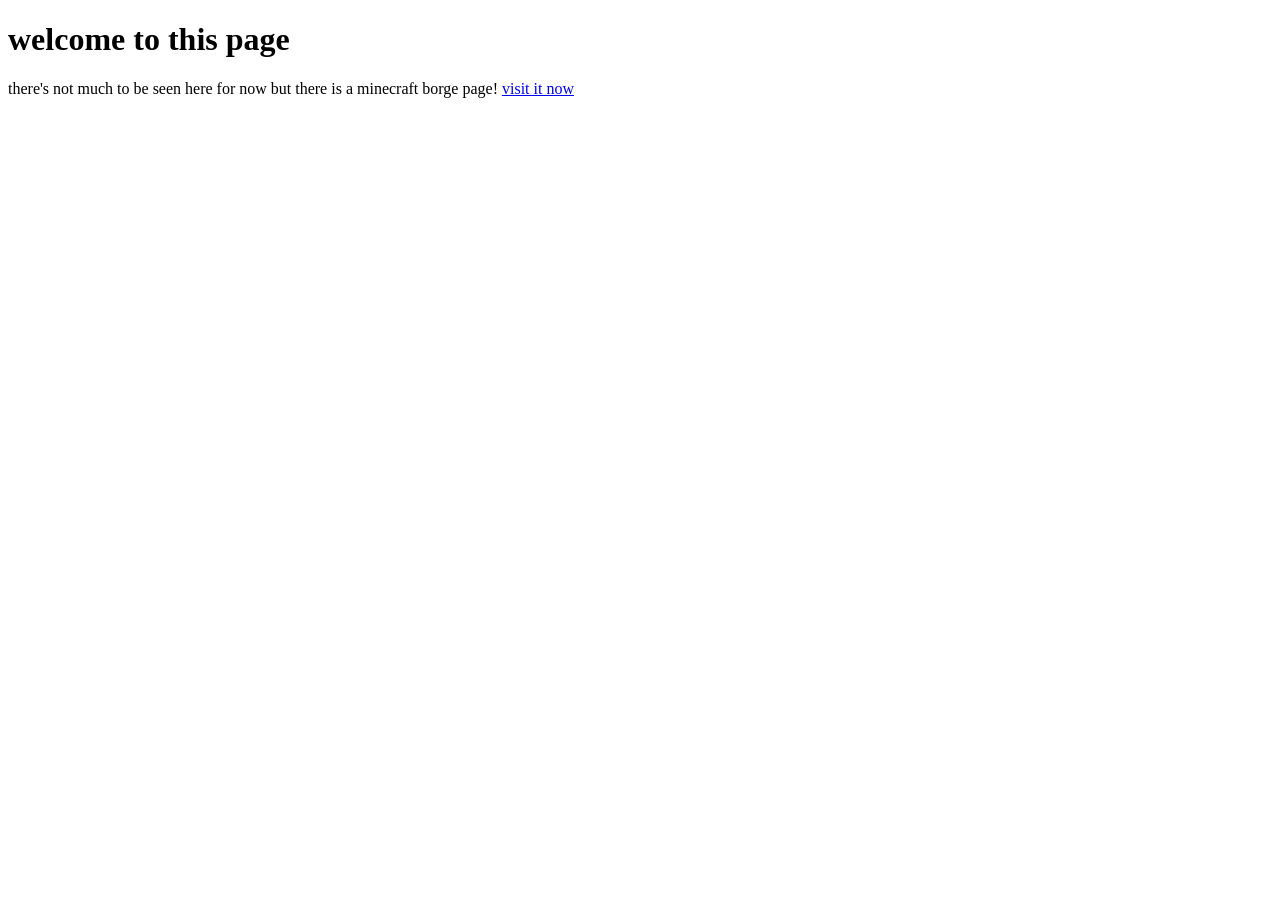
<file: index.html>
<!DOCTYPE html>
<html>
  <head>
    <title>Awesome Page Of Siepert</title>
  </head>
  <body>
    <div>
      <h1>welcome to this page</h1>
    </div>
    <div>
      <p>
        there's not much to be seen here for now
        but there is a minecraft borge page!
        <a href="borgemods">visit it now</a>
      </p>
    </div>
  </body>
</html>
</file>
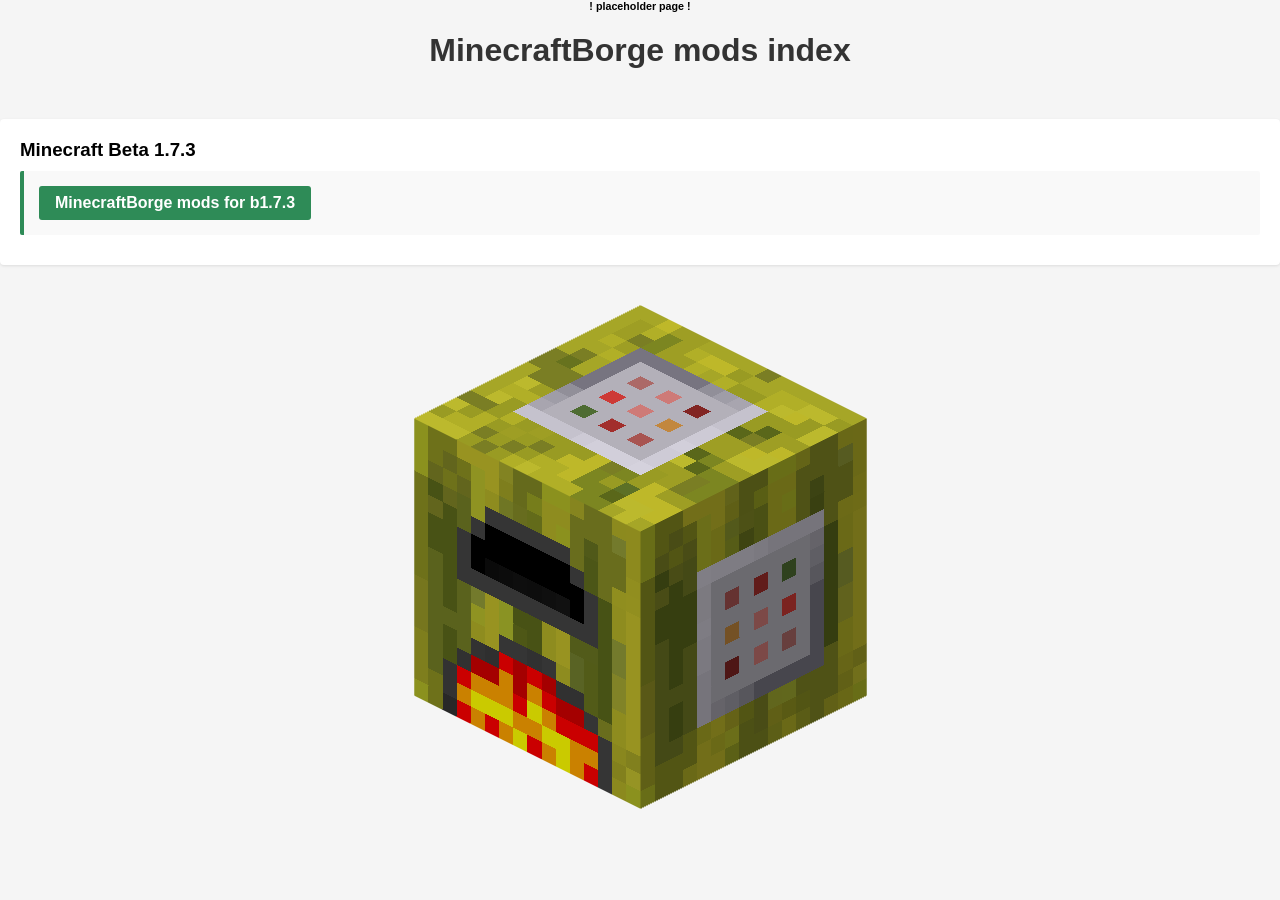
<file: borgemods/index.html>
<!DOCTYPE html>
<html lang="en">
<head>
  <title>MinecraftBorge mods index</title>
  <link rel="stylesheet" href="files/downloadlist.css">
  <link rel="icon" type="image/x-icon" href="img/favicon.ico">
</head>
<body>
<div class="content">
  <h6 style="text-align: center">! placeholder page !</h6>
  <h1 style="text-align: center; color: #333; margin-bottom: 30px; padding: 20px">MinecraftBorge mods index</h1>

  <div class="download-section">
    <h3>Minecraft Beta 1.7.3</h3>
    <div class="download-item">
      <a href="b1.7.3/" class="download-btn">MinecraftBorge mods for b1.7.3</a>
    </div>
  </div>
</div>
<div style="text-align: center">
  <img src="img/minecraftborge.png" style="padding: 20px;" alt="logo">
</div>
</body>
</html>
</file>
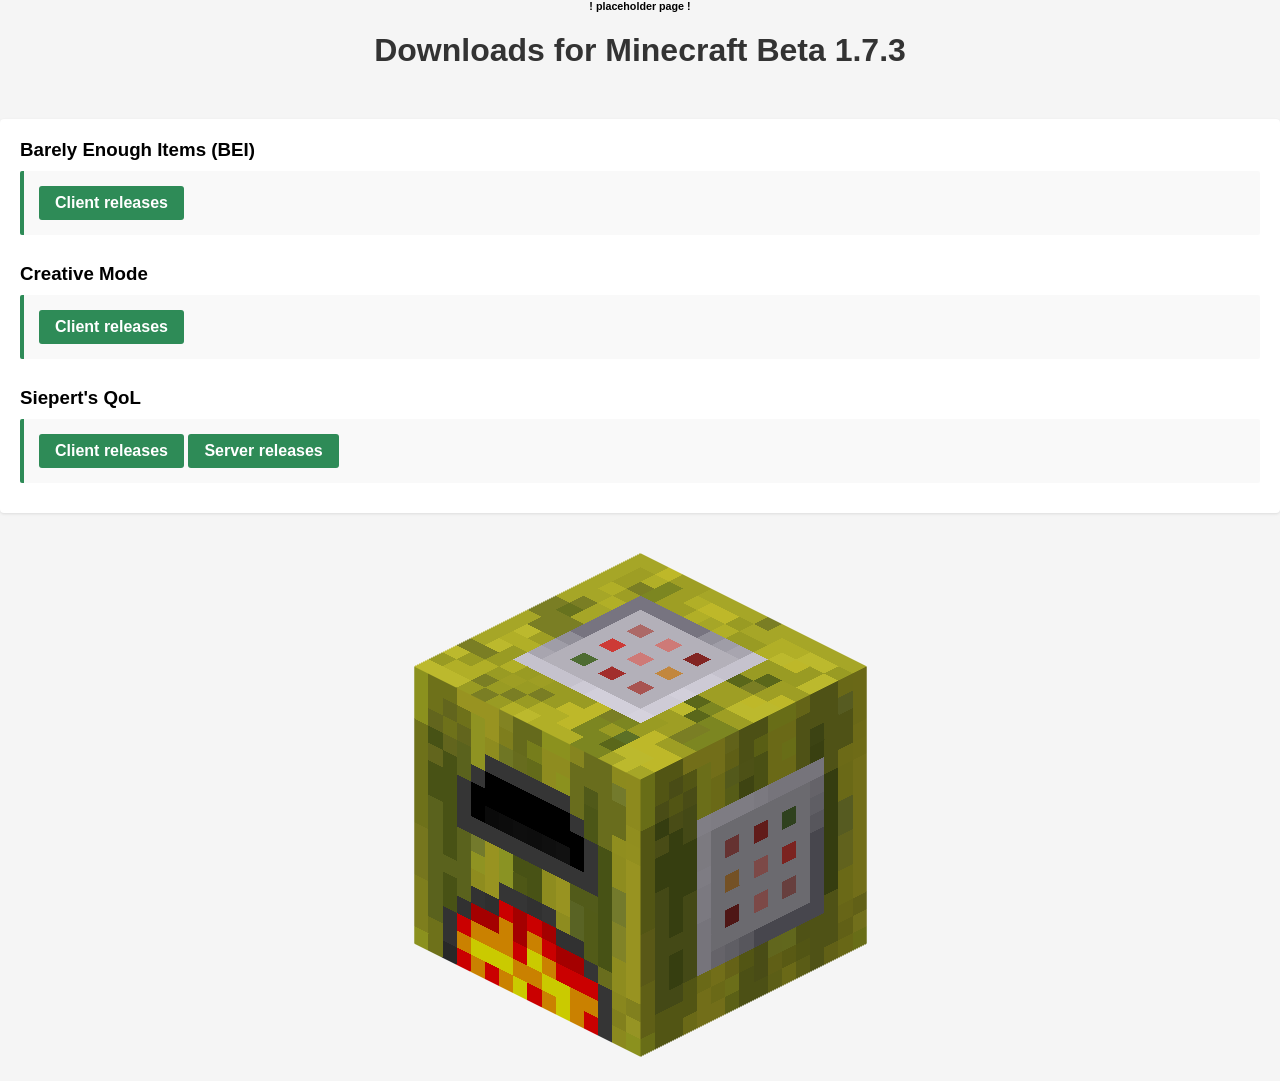
<file: borgemods/b1.7.3/index.html>
<!DOCTYPE html>
<html lang="en">
    <head>
        <title>MinecraftBorge mods for b1.7.3</title>
        <link rel="stylesheet" href="../files/downloadlist.css">
        <link rel="icon" type="image/x-icon" href="../img/favicon.ico">
    </head>
    <body>
        <div class="content">
            <h6 style="text-align: center">! placeholder page !</h6>
            <h1 style="text-align: center; color: #333; margin-bottom: 30px; padding: 20px">Downloads for Minecraft Beta 1.7.3</h1>

            <div class="download-section">
                <h3>Barely Enough Items (BEI)</h3>
                <div class="download-item">
                    <a href="https://github.com/Minecraft-Borge/BarelyEnoughItems-b1.7.3-client/releases" class="download-btn">Client releases</a>
                    <!--<a href="mods/borgecommands_server.jar" class="download-btn">Server releases</a>-->
                </div>
                <br>
                <h3>Creative Mode</h3>
                <div class="download-item">
                    <a href="https://github.com/MagnemusL/CreativeMode-Borge-b1.7.3-client/releases" class="download-btn">Client releases</a>
                    <!--<a href="mods/borgecommands_server.jar" class="download-btn">Server releases</a>-->
                </div>
                <br>
                <h3>Siepert's QoL</h3>
                <div class="download-item">
                    <a href="https://github.com/Siepert123/SiepertQoL-Borge-b1.7.3-client/releases" class="download-btn">Client releases</a>
                    <a href="https://github.com/Siepert123/SiepertQoL-Borge-b1.7.3-server/releases" class="download-btn">Server releases</a>
                </div>
            </div>
        </div>
        <div style="text-align: center">
            <img src="../img/minecraftborge.png" style="padding: 20px;" alt="logo">
        </div>
    </body>
</html>
</file>
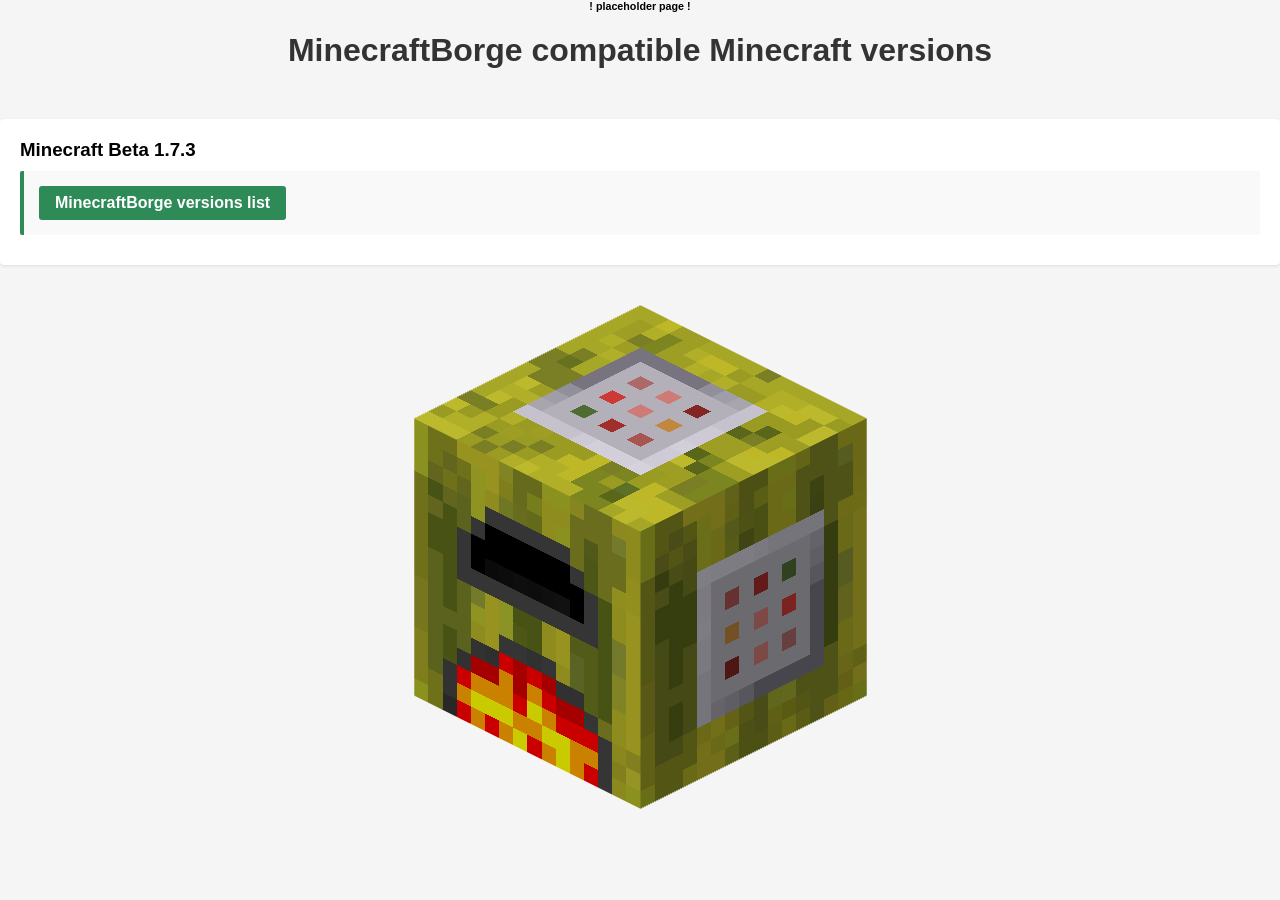
<file: minecraftborge/files/index.html>
<!DOCTYPE html>
<html lang="en">
    <head>
        <title>MinecraftBorge available versions</title>
        <link rel="stylesheet" href="../files/downloadlist.css">
        <link rel="icon" type="image/x-icon" href="../img/favicon.ico">
    </head>
    <body>
        <div class="content">
            <h6 style="text-align: center">! placeholder page !</h6>
            <h1 style="text-align: center; color: #333; margin-bottom: 30px; padding: 20px">MinecraftBorge compatible Minecraft versions</h1>

            <div class="download-section">
                <h3>Minecraft Beta 1.7.3</h3>
                <div class="download-item">
                    <a href="b1.7.3" class="download-btn">MinecraftBorge versions list</a>
                </div>
            </div>
        </div>
        <div style="text-align: center">
            <img src="../img/minecraftborge.png" style="padding: 20px;" alt="logo">
        </div>
    </body>
</html>
</file>
<file: borgemods/files/downloadlist.css>
* {
    margin: 0;
    padding: 0;
    box-sizing: border-box;
}

body {
    font-family: sans-serif;
    background-color: #f5f5f5;
}

.download-section {
    background: white;
    border-radius: 4px;
    padding: 20px;
    margin: 20px 0;
    box-shadow: 0 1px 3px rgba(0,0,0,0.1);
}

.download-section h2 {
    color: #2e8b57;
    border-bottom: 2px solid #2e8b57;
    padding-bottom: 10px;
    margin-bottom: 15px;
}

.download-item {
    padding: 15px;
    margin: 10px 0;
    background-color: #f9f9f9;
    border-left: 4px solid #2e8b57;
    border-radius: 2px;
}

.download-item h3 {
    color: #333;
    margin-bottom: 8px;
}

.download-item p {
    color: #666;
    margin-bottom: 10px;
    font-size: 14px;
}

.download-btn {
    display: inline-block;
    background-color: #2e8b57;
    color: white;
    padding: 8px 16px;
    text-decoration: none;
    border-radius: 3px;
    transition: background-color 0.3s;
    font-weight: bold;
}

.download-btn:hover {
    background-color: #1f5a3a;
}

.external-link {
    color: #2e8b57;
    text-decoration: none;
}

.external-link:hover {
    text-decoration: underline;
}
</file>
<file: minecraftborge/files/downloadlist.css>
* {
    margin: 0;
    padding: 0;
    box-sizing: border-box;
}

body {
    font-family: sans-serif;
    background-color: #f5f5f5;
}

.download-section {
    background: white;
    border-radius: 4px;
    padding: 20px;
    margin: 20px 0;
    box-shadow: 0 1px 3px rgba(0,0,0,0.1);
}

.download-section h2 {
    color: #2e8b57;
    border-bottom: 2px solid #2e8b57;
    padding-bottom: 10px;
    margin-bottom: 15px;
}

.download-item {
    padding: 15px;
    margin: 10px 0;
    background-color: #f9f9f9;
    border-left: 4px solid #2e8b57;
    border-radius: 2px;
}

.download-item h3 {
    color: #333;
    margin-bottom: 8px;
}

.download-item p {
    color: #666;
    margin-bottom: 10px;
    font-size: 14px;
}

.download-btn {
    display: inline-block;
    background-color: #2e8b57;
    color: white;
    padding: 8px 16px;
    text-decoration: none;
    border-radius: 3px;
    transition: background-color 0.3s;
    font-weight: bold;
}

.download-btn:hover {
    background-color: #1f5a3a;
}

.external-link {
    color: #2e8b57;
    text-decoration: none;
}

.external-link:hover {
    text-decoration: underline;
}
</file>
